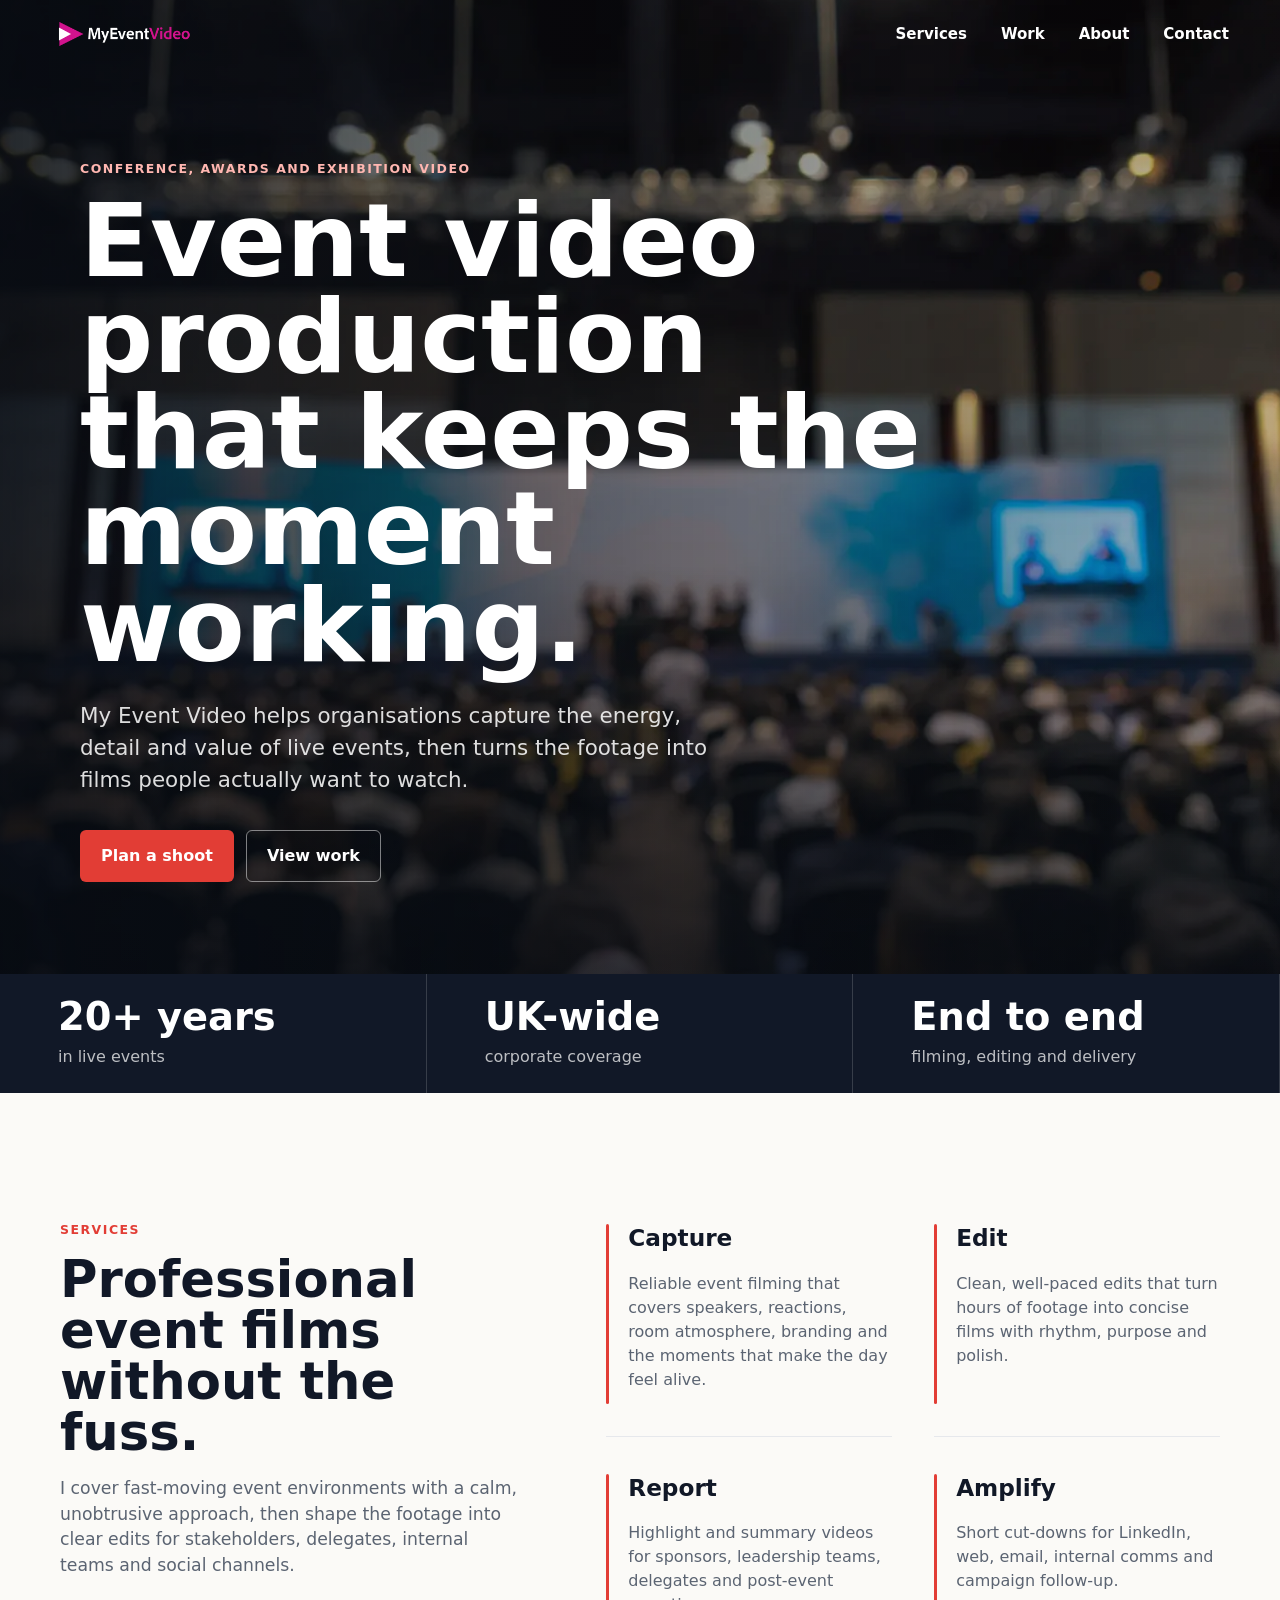
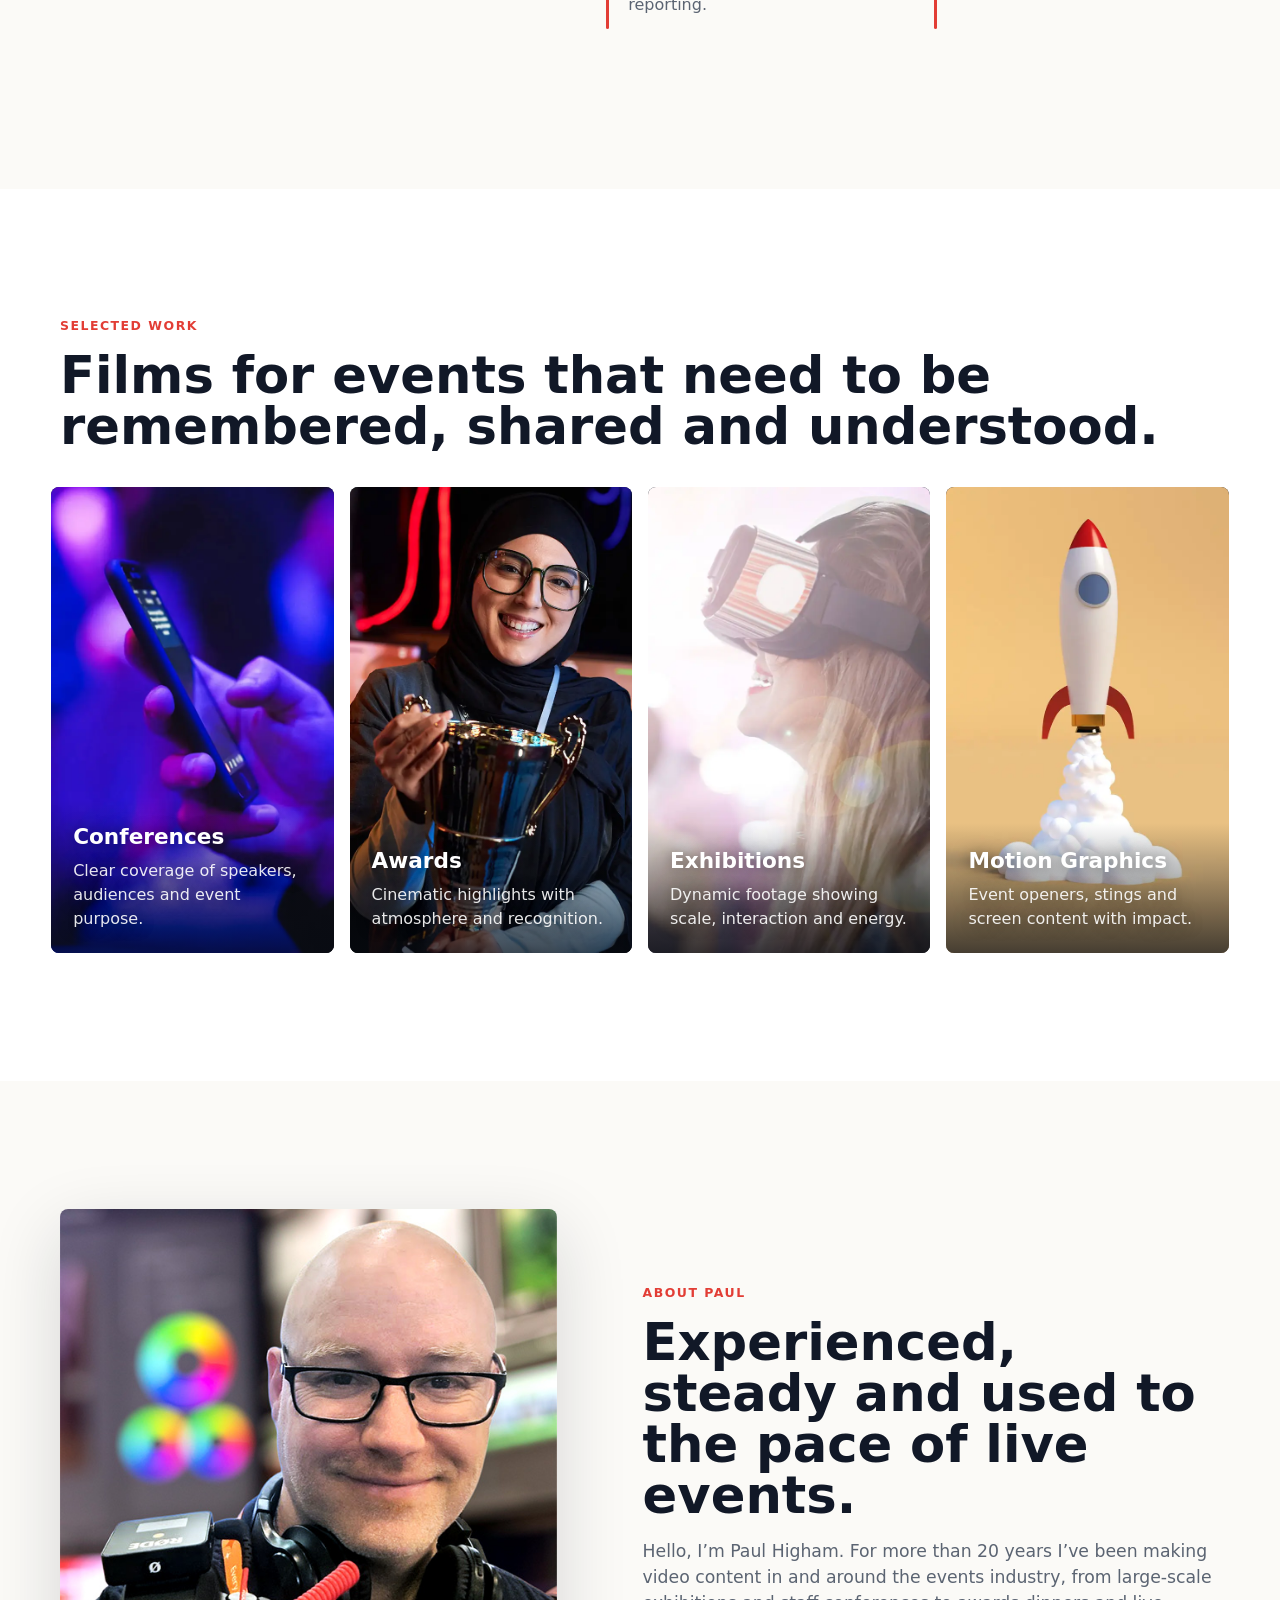
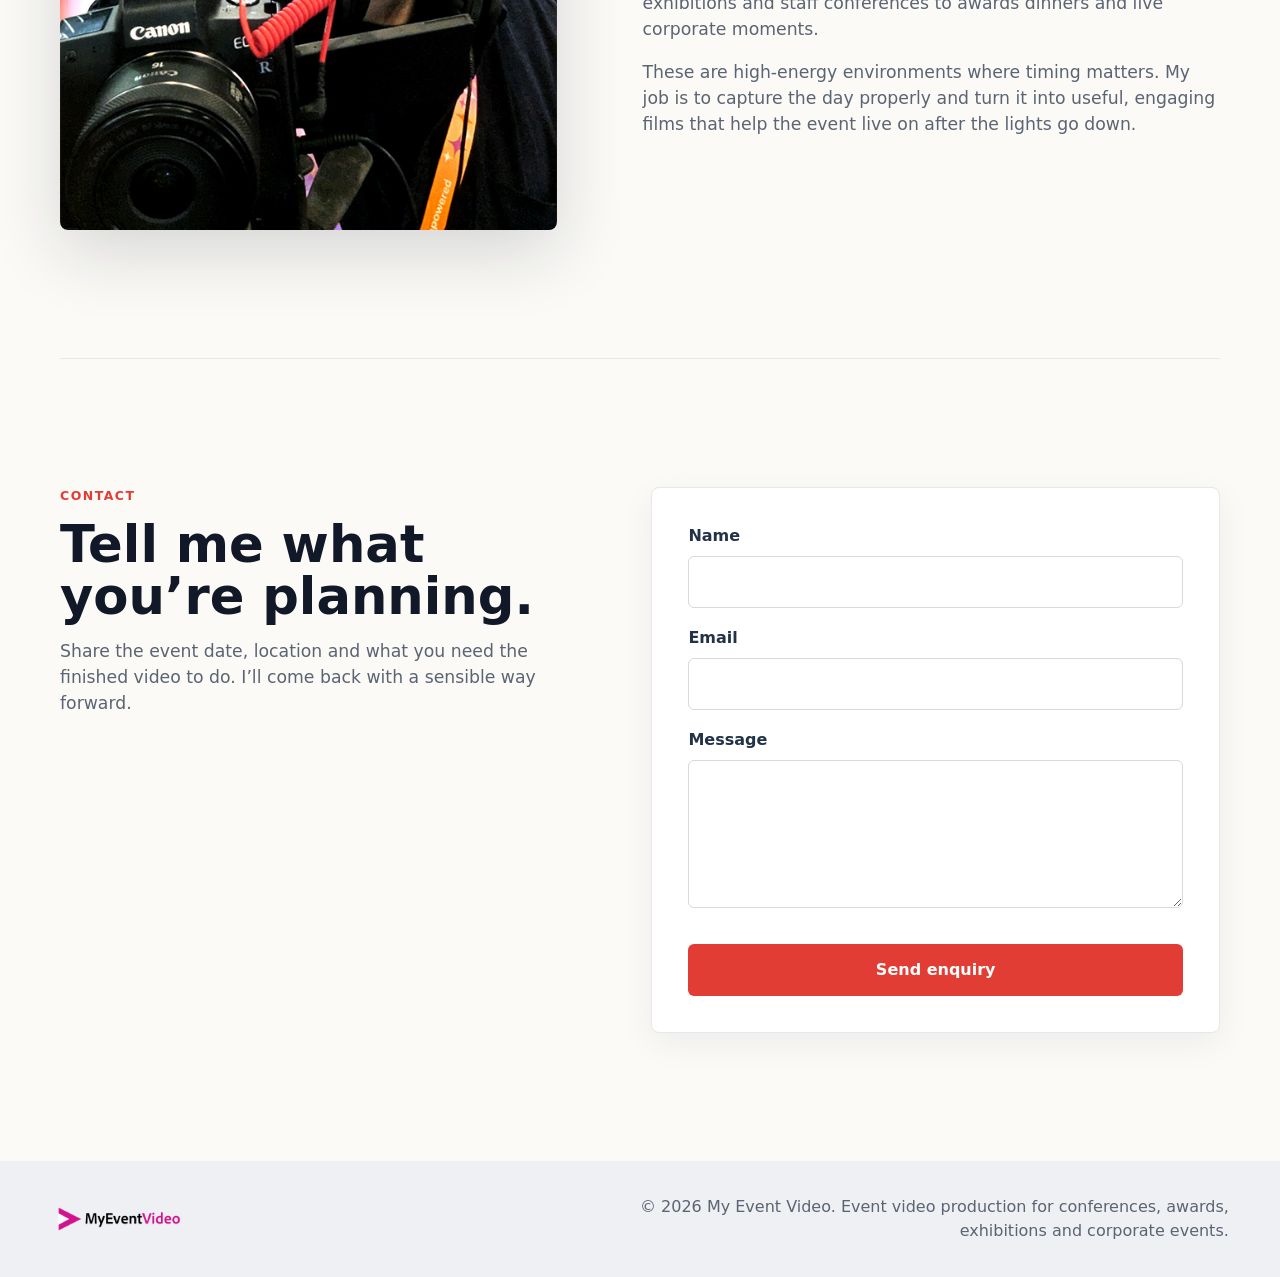
<file: index.html>
<!doctype html>
<html lang="en-GB">
<head>
  <meta charset="utf-8">
  <meta name="viewport" content="width=device-width, initial-scale=1">
  <meta name="robots" content="index, follow">
  <title>Event Video Production UK | My Event Video</title>
  <meta name="description" content="UK event video production for conferences, awards, exhibitions and corporate events. Filming, editing and social-ready content by event videographer Paul Higham.">
  <link rel="canonical" href="https://myeventvideo.com/">
  <meta property="og:type" content="website">
  <meta property="og:site_name" content="My Event Video">
  <meta property="og:title" content="Event Video Production UK | My Event Video">
  <meta property="og:description" content="Clear, polished event films for conferences, awards, exhibitions and corporate communications.">
  <meta property="og:url" content="https://myeventvideo.com/">
  <meta property="og:image" content="https://myeventvideo.com/assets/images/hero.webp">
  <meta name="twitter:card" content="summary_large_image">
  <meta name="theme-color" content="#111827">
  <link rel="icon" href="assets/images/logoicon.png">
  <link rel="stylesheet" href="assets/css/styles.css">
  <script src="https://challenges.cloudflare.com/turnstile/v0/api.js" async defer></script>
  <script type="application/ld+json">
    {
      "@context": "https://schema.org",
      "@type": "ProfessionalService",
      "name": "My Event Video",
      "url": "https://myeventvideo.com/",
      "image": "https://myeventvideo.com/assets/images/hero.webp",
      "description": "UK event video production for conferences, awards, exhibitions and corporate events.",
      "founder": {
        "@type": "Person",
        "name": "Paul Higham"
      },
      "areaServed": {
        "@type": "Country",
        "name": "United Kingdom"
      },
      "serviceType": [
        "Event video production",
        "Conference filming",
        "Awards video production",
        "Exhibition video production",
        "Motion graphics"
      ]
    }
  </script>
</head>
<body>
  <a class="skip-link" href="#main">Skip to content</a>

  <header class="site-header" data-header>
    <a class="brand" href="#top" aria-label="My Event Video home">
      <img src="assets/images/logofullwhite.png" alt="My Event Video">
    </a>
    <button class="nav-toggle" type="button" aria-label="Open menu" aria-expanded="false" data-nav-toggle>
      <span></span>
      <span></span>
      <span></span>
    </button>
    <nav class="site-nav" aria-label="Primary navigation" data-nav>
      <a href="#services">Services</a>
      <a href="#work">Work</a>
      <a href="#about">About</a>
      <a href="#contact">Contact</a>
    </nav>
  </header>

  <main id="main">
    <section class="hero" id="top" aria-labelledby="hero-title">
      <div class="hero-media" role="img" aria-label="Conference event video production"></div>
      <div class="hero-overlay"></div>
      <div class="hero-inner">
        <p class="eyebrow">Conference, awards and exhibition video</p>
        <h1 id="hero-title">Event video production that keeps the moment working.</h1>
        <p class="hero-copy">My Event Video helps organisations capture the energy, detail and value of live events, then turns the footage into films people actually want to watch.</p>
        <div class="hero-actions">
          <a class="button button-primary" href="#contact">Plan a shoot</a>
          <a class="button button-secondary" href="#work">View work</a>
        </div>
      </div>
    </section>

    <section class="intro-strip" aria-label="Event video highlights">
      <div>
        <strong>20+ years</strong>
        <span>in live events</span>
      </div>
      <div>
        <strong>UK-wide</strong>
        <span>corporate coverage</span>
      </div>
      <div>
        <strong>End to end</strong>
        <span>filming, editing and delivery</span>
      </div>
    </section>

    <section class="section split" id="services">
      <div class="section-copy">
        <p class="eyebrow">Services</p>
        <h2>Professional event films without the fuss.</h2>
        <p>I cover fast-moving event environments with a calm, unobtrusive approach, then shape the footage into clear edits for stakeholders, delegates, internal teams and social channels.</p>
      </div>
      <div class="service-grid" aria-label="Video production services">
        <article>
          <h3>Capture</h3>
          <p>Reliable event filming that covers speakers, reactions, room atmosphere, branding and the moments that make the day feel alive.</p>
        </article>
        <article>
          <h3>Edit</h3>
          <p>Clean, well-paced edits that turn hours of footage into concise films with rhythm, purpose and polish.</p>
        </article>
        <article>
          <h3>Report</h3>
          <p>Highlight and summary videos for sponsors, leadership teams, delegates and post-event reporting.</p>
        </article>
        <article>
          <h3>Amplify</h3>
          <p>Short cut-downs for LinkedIn, web, email, internal comms and campaign follow-up.</p>
        </article>
      </div>
    </section>

    <section class="section work-section" id="work">
      <div class="section-heading">
        <p class="eyebrow">Selected Work</p>
        <h2>Films for events that need to be remembered, shared and understood.</h2>
      </div>
      <div class="work-grid">
        <article class="work-card">
          <button class="work-trigger" type="button" data-video="https://www.youtube.com/embed/Q9IE5xUTybo" data-title="Conference video production">
            <img src="assets/images/portfolio-conferences.webp" alt="Conference audience and stage filming example">
            <span>
              <strong>Conferences</strong>
              Clear coverage of speakers, audiences and event purpose.
            </span>
          </button>
        </article>
        <article class="work-card">
          <button class="work-trigger" type="button" data-video="https://www.youtube.com/embed/-4SFg3Jxmdk" data-title="Awards ceremony video production">
            <img src="assets/images/portfolio-awards.webp" alt="Awards ceremony filming example">
            <span>
              <strong>Awards</strong>
              Cinematic highlights with atmosphere and recognition.
            </span>
          </button>
        </article>
        <article class="work-card">
          <button class="work-trigger" type="button" data-video="https://www.youtube.com/embed/yl7gQAQ2DkQ" data-title="Exhibition video production">
            <img src="assets/images/portfolio-exhibitions.webp" alt="Exhibition video production example">
            <span>
              <strong>Exhibitions</strong>
              Dynamic footage showing scale, interaction and energy.
            </span>
          </button>
        </article>
        <article class="work-card">
          <button class="work-trigger" type="button" data-video="https://www.youtube.com/embed/ajK6ELUCEnc" data-title="Motion graphics for events">
            <img src="assets/images/portfolio-motion-graphics.webp" alt="Motion graphics for events example">
            <span>
              <strong>Motion Graphics</strong>
              Event openers, stings and screen content with impact.
            </span>
          </button>
        </article>
      </div>
    </section>

    <section class="section about-section" id="about">
      <div class="about-image">
        <img src="assets/images/paul-higham-event-videographer.jpg" alt="Paul Higham filming an event">
      </div>
      <div class="section-copy">
        <p class="eyebrow">About Paul</p>
        <h2>Experienced, steady and used to the pace of live events.</h2>
        <p>Hello, I’m Paul Higham. For more than 20 years I’ve been making video content in and around the events industry, from large-scale exhibitions and staff conferences to awards dinners and live corporate moments.</p>
        <p>These are high-energy environments where timing matters. My job is to capture the day properly and turn it into useful, engaging films that help the event live on after the lights go down.</p>
      </div>
    </section>

    <section class="section contact-section" id="contact">
      <div class="section-copy">
        <p class="eyebrow">Contact</p>
        <h2>Tell me what you’re planning.</h2>
        <p>Share the event date, location and what you need the finished video to do. I’ll come back with a sensible way forward.</p>
      </div>
      <form class="contact-form" action="https://formspree.io/f/mwvnqokr" method="POST">
        <label>
          <span>Name</span>
          <input type="text" name="name" autocomplete="name" required>
        </label>
        <label>
          <span>Email</span>
          <input type="email" name="email" autocomplete="email" required>
        </label>
        <label>
          <span>Message</span>
          <textarea name="message" rows="5" required></textarea>
        </label>
        <div class="cf-turnstile" data-sitekey="0x4AAAAAACfIAOgr5svKOuis"></div>
        <button class="button button-primary" type="submit">Send enquiry</button>
      </form>
    </section>
  </main>

  <footer class="site-footer">
    <img src="assets/images/logofull.png" alt="My Event Video">
    <p>© 2026 My Event Video. Event video production for conferences, awards, exhibitions and corporate events.</p>
  </footer>

  <dialog class="video-dialog" data-dialog aria-label="Portfolio video">
    <div class="dialog-inner">
      <button class="dialog-close" type="button" aria-label="Close video" data-dialog-close>Close</button>
      <h2 data-dialog-title></h2>
      <div class="video-frame">
        <iframe title="Portfolio video" data-dialog-video allow="accelerometer; autoplay; clipboard-write; encrypted-media; gyroscope; picture-in-picture; web-share" allowfullscreen></iframe>
      </div>
    </div>
  </dialog>

  <script src="assets/js/main.js"></script>
</body>
</html>
</file>
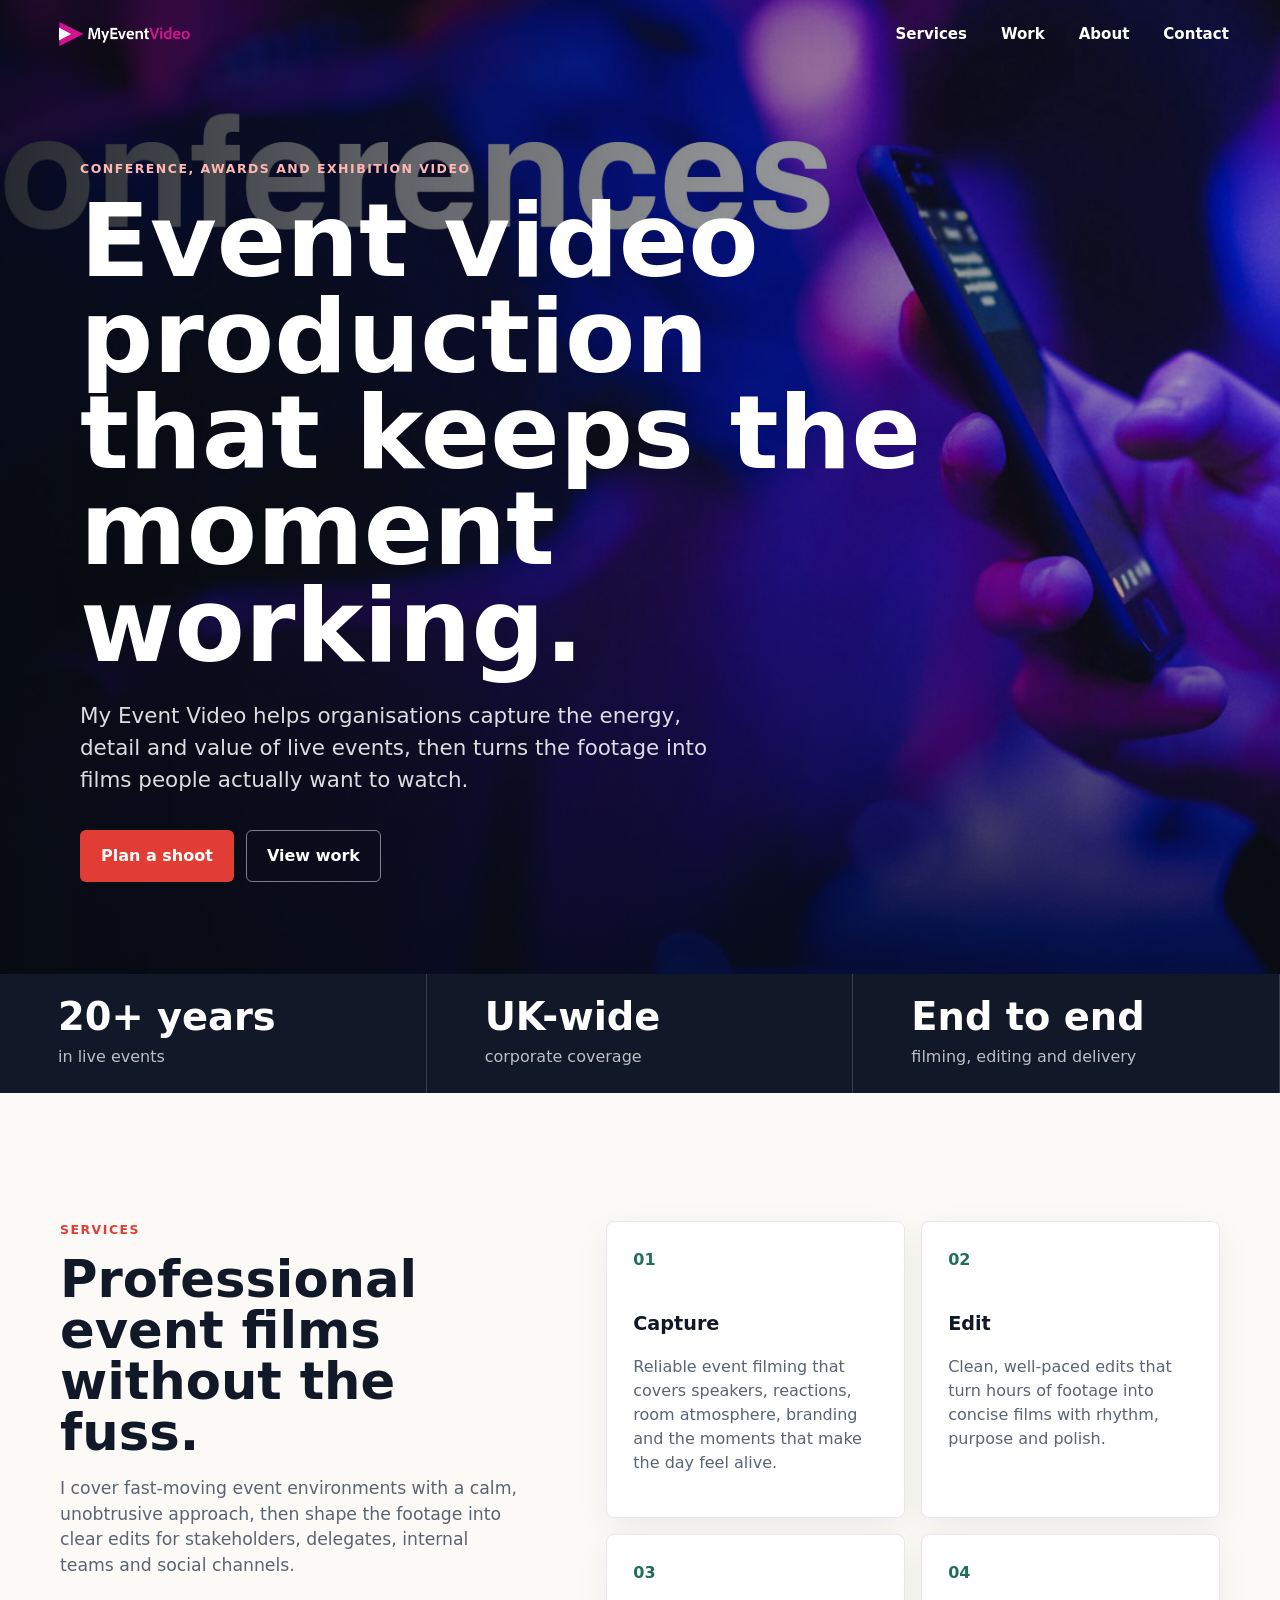
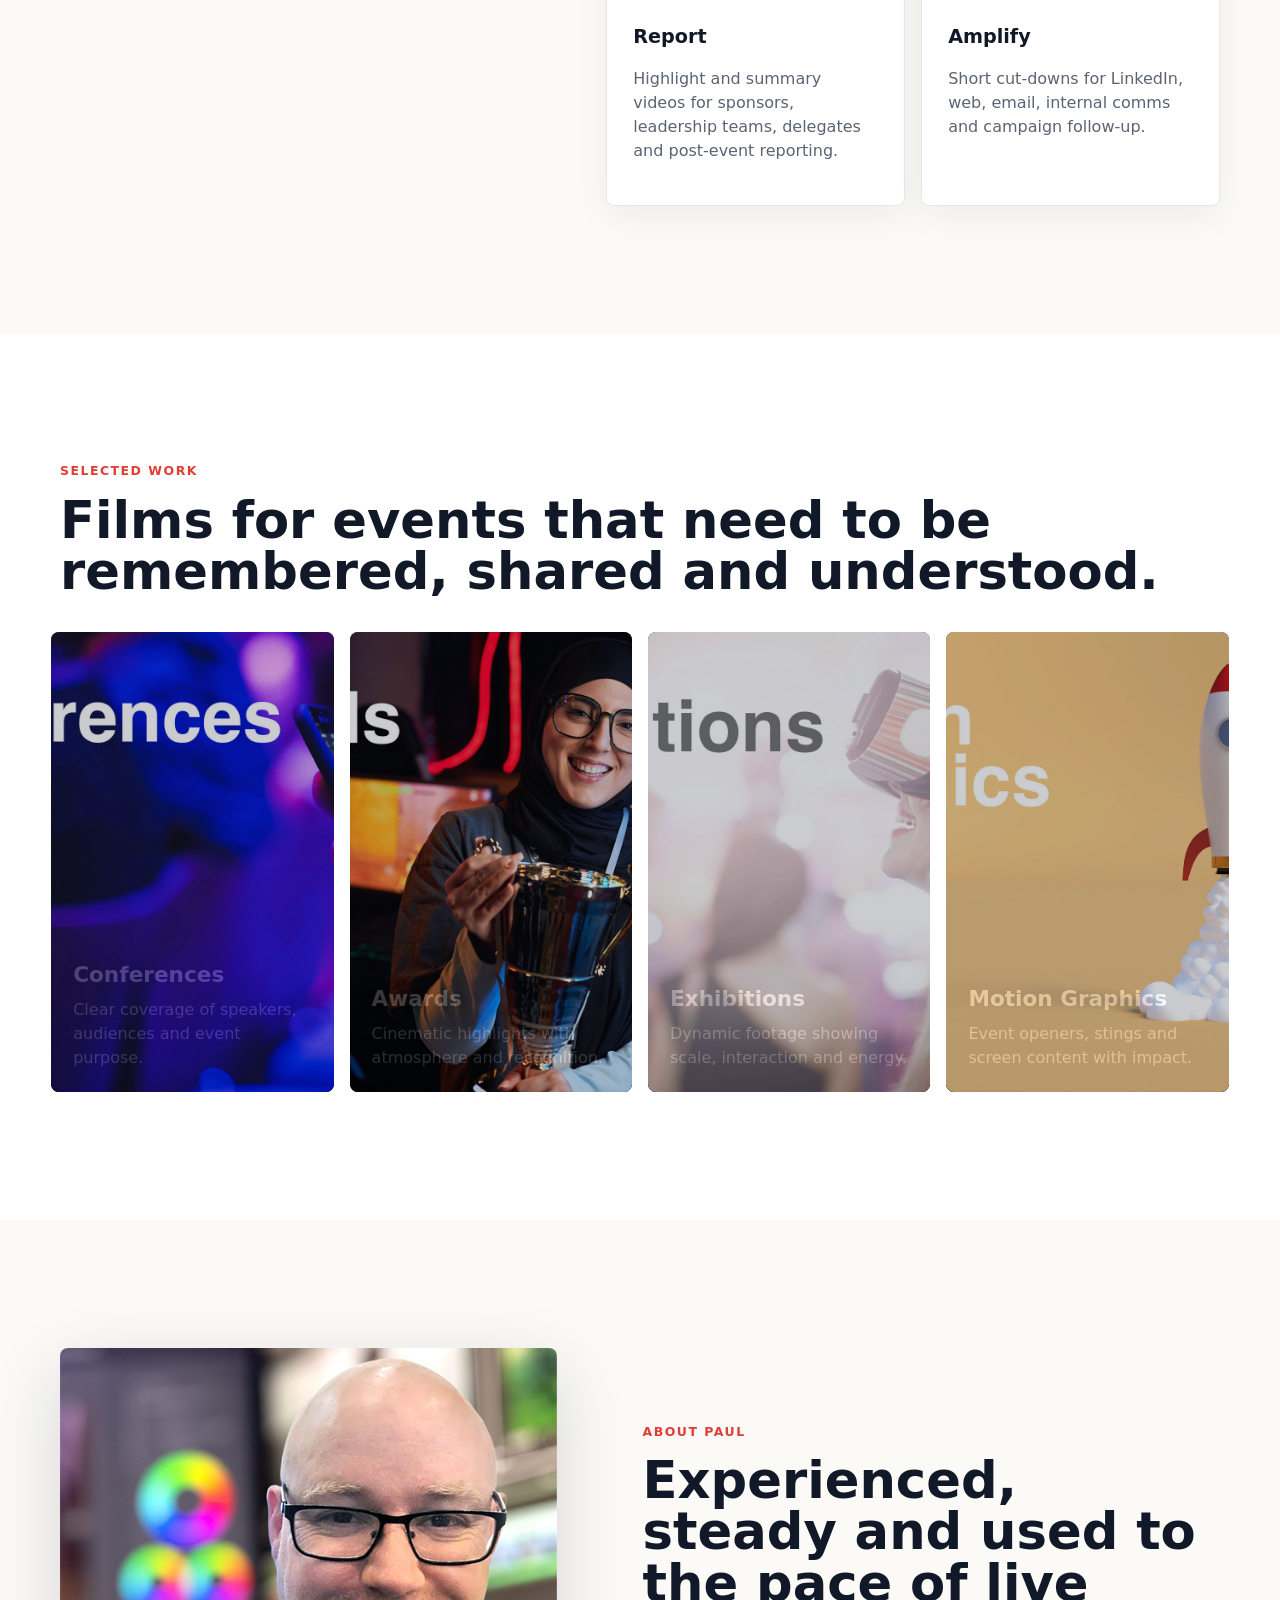
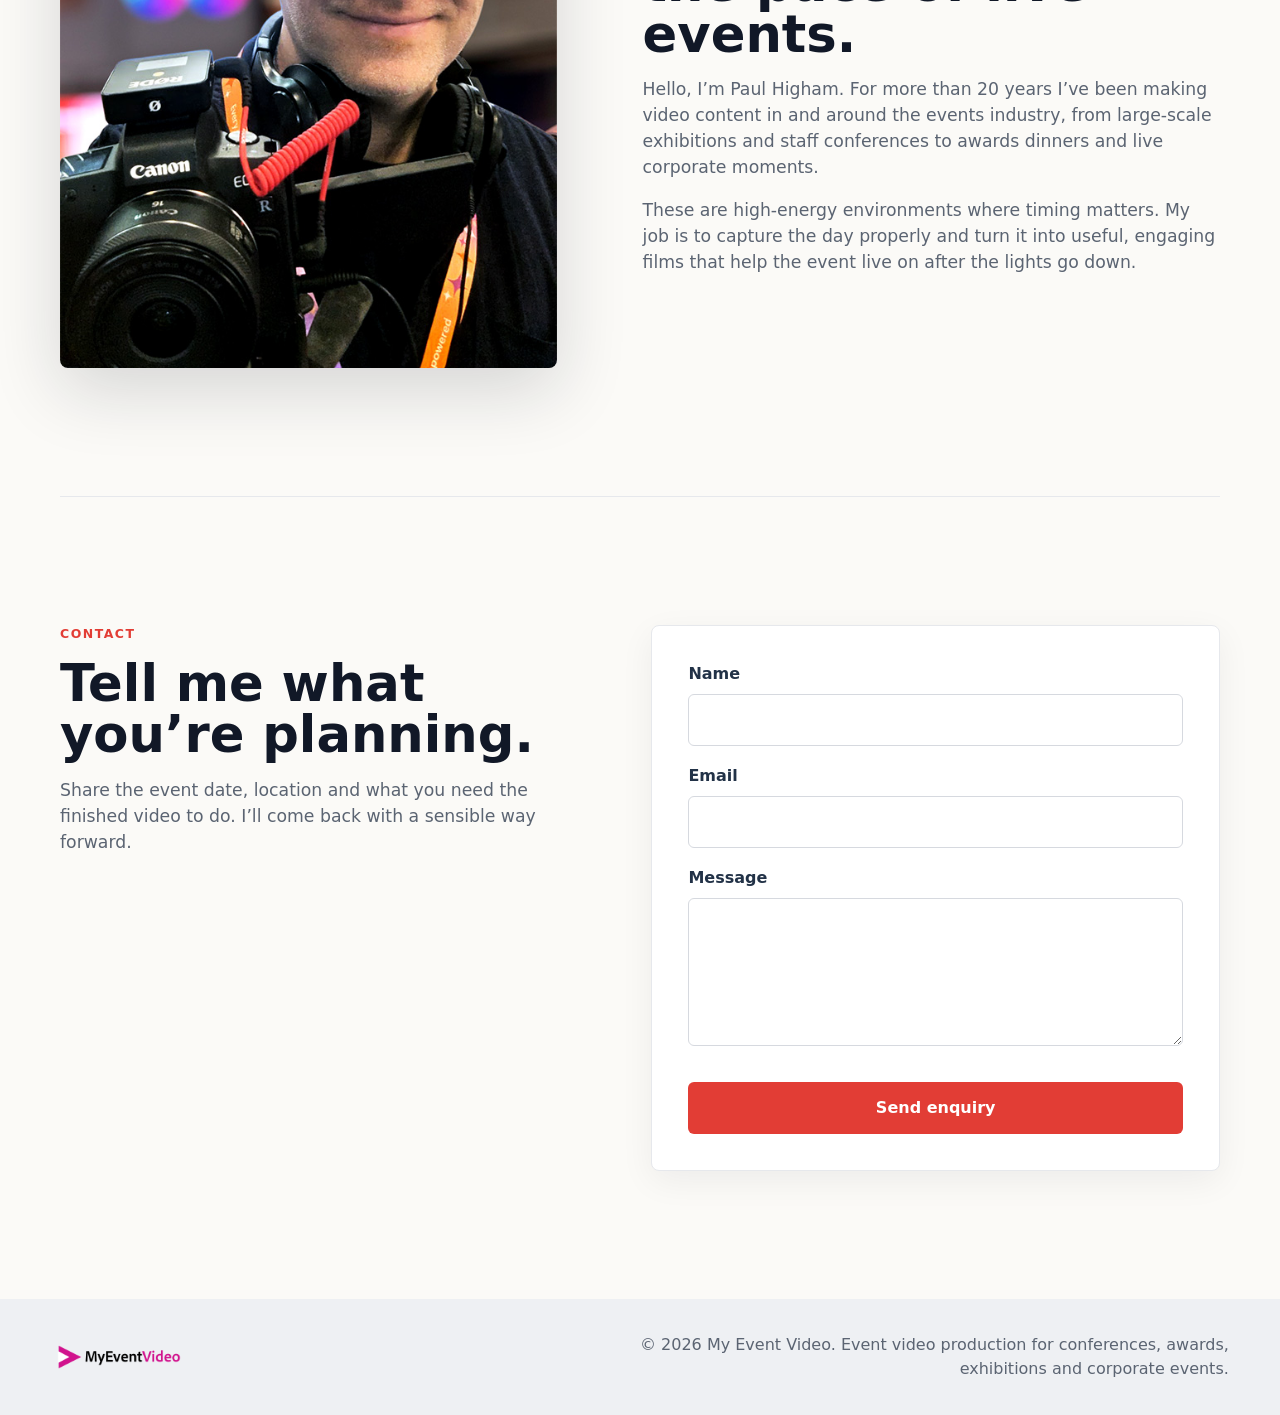
<file: site/index.html>
<!doctype html>
<html lang="en-GB">
<head>
  <meta charset="utf-8">
  <meta name="viewport" content="width=device-width, initial-scale=1">
  <meta name="robots" content="index, follow">
  <title>Event Video Production UK | My Event Video</title>
  <meta name="description" content="UK event video production for conferences, awards, exhibitions and corporate events. Filming, editing and social-ready content by event videographer Paul Higham.">
  <link rel="canonical" href="https://myeventvideo.com/">
  <meta property="og:type" content="website">
  <meta property="og:site_name" content="My Event Video">
  <meta property="og:title" content="Event Video Production UK | My Event Video">
  <meta property="og:description" content="Clear, polished event films for conferences, awards, exhibitions and corporate communications.">
  <meta property="og:url" content="https://myeventvideo.com/">
  <meta property="og:image" content="https://myeventvideo.com/assets/images/portfolio-conferences.jpg">
  <meta name="twitter:card" content="summary_large_image">
  <meta name="theme-color" content="#111827">
  <link rel="icon" href="assets/images/logoicon.png">
  <link rel="stylesheet" href="assets/css/styles.css">
  <script src="https://challenges.cloudflare.com/turnstile/v0/api.js" async defer></script>
  <script type="application/ld+json">
    {
      "@context": "https://schema.org",
      "@type": "ProfessionalService",
      "name": "My Event Video",
      "url": "https://myeventvideo.com/",
      "image": "https://myeventvideo.com/assets/images/portfolio-conferences.jpg",
      "description": "UK event video production for conferences, awards, exhibitions and corporate events.",
      "founder": {
        "@type": "Person",
        "name": "Paul Higham"
      },
      "areaServed": {
        "@type": "Country",
        "name": "United Kingdom"
      },
      "serviceType": [
        "Event video production",
        "Conference filming",
        "Awards video production",
        "Exhibition video production",
        "Motion graphics"
      ]
    }
  </script>
</head>
<body>
  <a class="skip-link" href="#main">Skip to content</a>

  <header class="site-header" data-header>
    <a class="brand" href="#top" aria-label="My Event Video home">
      <img src="assets/images/logofullwhite.png" alt="My Event Video">
    </a>
    <button class="nav-toggle" type="button" aria-label="Open menu" aria-expanded="false" data-nav-toggle>
      <span></span>
      <span></span>
      <span></span>
    </button>
    <nav class="site-nav" aria-label="Primary navigation" data-nav>
      <a href="#services">Services</a>
      <a href="#work">Work</a>
      <a href="#about">About</a>
      <a href="#contact">Contact</a>
    </nav>
  </header>

  <main id="main">
    <section class="hero" id="top" aria-labelledby="hero-title">
      <div class="hero-media" role="img" aria-label="Conference event video production"></div>
      <div class="hero-overlay"></div>
      <div class="hero-inner">
        <p class="eyebrow">Conference, awards and exhibition video</p>
        <h1 id="hero-title">Event video production that keeps the moment working.</h1>
        <p class="hero-copy">My Event Video helps organisations capture the energy, detail and value of live events, then turns the footage into films people actually want to watch.</p>
        <div class="hero-actions">
          <a class="button button-primary" href="#contact">Plan a shoot</a>
          <a class="button button-secondary" href="#work">View work</a>
        </div>
      </div>
    </section>

    <section class="intro-strip" aria-label="Event video highlights">
      <div>
        <strong>20+ years</strong>
        <span>in live events</span>
      </div>
      <div>
        <strong>UK-wide</strong>
        <span>corporate coverage</span>
      </div>
      <div>
        <strong>End to end</strong>
        <span>filming, editing and delivery</span>
      </div>
    </section>

    <section class="section split" id="services">
      <div class="section-copy">
        <p class="eyebrow">Services</p>
        <h2>Professional event films without the fuss.</h2>
        <p>I cover fast-moving event environments with a calm, unobtrusive approach, then shape the footage into clear edits for stakeholders, delegates, internal teams and social channels.</p>
      </div>
      <div class="service-grid" aria-label="Video production services">
        <article>
          <span>01</span>
          <h3>Capture</h3>
          <p>Reliable event filming that covers speakers, reactions, room atmosphere, branding and the moments that make the day feel alive.</p>
        </article>
        <article>
          <span>02</span>
          <h3>Edit</h3>
          <p>Clean, well-paced edits that turn hours of footage into concise films with rhythm, purpose and polish.</p>
        </article>
        <article>
          <span>03</span>
          <h3>Report</h3>
          <p>Highlight and summary videos for sponsors, leadership teams, delegates and post-event reporting.</p>
        </article>
        <article>
          <span>04</span>
          <h3>Amplify</h3>
          <p>Short cut-downs for LinkedIn, web, email, internal comms and campaign follow-up.</p>
        </article>
      </div>
    </section>

    <section class="section work-section" id="work">
      <div class="section-heading">
        <p class="eyebrow">Selected Work</p>
        <h2>Films for events that need to be remembered, shared and understood.</h2>
      </div>
      <div class="work-grid">
        <article class="work-card">
          <button class="work-trigger" type="button" data-video="https://www.youtube.com/embed/Q9IE5xUTybo" data-title="Conference video production">
            <img src="assets/images/portfolio-conferences.jpg" alt="Conference audience and stage filming example">
            <span>
              <strong>Conferences</strong>
              Clear coverage of speakers, audiences and event purpose.
            </span>
          </button>
        </article>
        <article class="work-card">
          <button class="work-trigger" type="button" data-video="https://www.youtube.com/embed/-4SFg3Jxmdk" data-title="Awards ceremony video production">
            <img src="assets/images/portfolio-awards.jpg" alt="Awards ceremony filming example">
            <span>
              <strong>Awards</strong>
              Cinematic highlights with atmosphere and recognition.
            </span>
          </button>
        </article>
        <article class="work-card">
          <button class="work-trigger" type="button" data-video="https://www.youtube.com/embed/yl7gQAQ2DkQ" data-title="Exhibition video production">
            <img src="assets/images/portfolio-exhibitions.jpg" alt="Exhibition video production example">
            <span>
              <strong>Exhibitions</strong>
              Dynamic footage showing scale, interaction and energy.
            </span>
          </button>
        </article>
        <article class="work-card">
          <button class="work-trigger" type="button" data-video="https://www.youtube.com/embed/ajK6ELUCEnc" data-title="Motion graphics for events">
            <img src="assets/images/portfolio-motion-graphics.jpg" alt="Motion graphics for events example">
            <span>
              <strong>Motion Graphics</strong>
              Event openers, stings and screen content with impact.
            </span>
          </button>
        </article>
      </div>
    </section>

    <section class="section about-section" id="about">
      <div class="about-image">
        <img src="assets/images/paul-higham-event-videographer.jpg" alt="Paul Higham filming an event">
      </div>
      <div class="section-copy">
        <p class="eyebrow">About Paul</p>
        <h2>Experienced, steady and used to the pace of live events.</h2>
        <p>Hello, I’m Paul Higham. For more than 20 years I’ve been making video content in and around the events industry, from large-scale exhibitions and staff conferences to awards dinners and live corporate moments.</p>
        <p>These are high-energy environments where timing matters. My job is to capture the day properly and turn it into useful, engaging films that help the event live on after the lights go down.</p>
      </div>
    </section>

    <section class="section contact-section" id="contact">
      <div class="section-copy">
        <p class="eyebrow">Contact</p>
        <h2>Tell me what you’re planning.</h2>
        <p>Share the event date, location and what you need the finished video to do. I’ll come back with a sensible way forward.</p>
      </div>
      <form class="contact-form" action="https://formspree.io/f/mwvnqokr" method="POST">
        <label>
          <span>Name</span>
          <input type="text" name="name" autocomplete="name" required>
        </label>
        <label>
          <span>Email</span>
          <input type="email" name="email" autocomplete="email" required>
        </label>
        <label>
          <span>Message</span>
          <textarea name="message" rows="5" required></textarea>
        </label>
        <div class="cf-turnstile" data-sitekey="0x4AAAAAACfIAOgr5svKOuis"></div>
        <button class="button button-primary" type="submit">Send enquiry</button>
      </form>
    </section>
  </main>

  <footer class="site-footer">
    <img src="assets/images/logofull.png" alt="My Event Video">
    <p>© 2026 My Event Video. Event video production for conferences, awards, exhibitions and corporate events.</p>
  </footer>

  <dialog class="video-dialog" data-dialog aria-label="Portfolio video">
    <div class="dialog-inner">
      <button class="dialog-close" type="button" aria-label="Close video" data-dialog-close>Close</button>
      <h2 data-dialog-title></h2>
      <div class="video-frame">
        <iframe title="Portfolio video" data-dialog-video allow="accelerometer; autoplay; clipboard-write; encrypted-media; gyroscope; picture-in-picture; web-share" allowfullscreen></iframe>
      </div>
    </div>
  </dialog>

  <script src="assets/js/main.js"></script>
</body>
</html>
</file>
<file: assets/css/styles.css>
:root {
  --ink: #111827;
  --muted: #5b6472;
  --line: #e6e8ec;
  --paper: #fbfaf7;
  --white: #ffffff;
  --accent: #e23d35;
  --accent-dark: #b82e27;
  --steel: #223247;
  --green: #1f6f5b;
  --shadow: 0 22px 70px rgba(17, 24, 39, 0.16);
}

* {
  box-sizing: border-box;
}

html {
  scroll-behavior: smooth;
}

body {
  margin: 0;
  background: var(--paper);
  color: var(--ink);
  font-family: Inter, ui-sans-serif, system-ui, -apple-system, BlinkMacSystemFont, "Segoe UI", sans-serif;
  line-height: 1.5;
}

img {
  display: block;
  max-width: 100%;
}

a {
  color: inherit;
}

button,
input,
textarea {
  font: inherit;
}

.skip-link {
  position: fixed;
  top: 12px;
  left: 12px;
  z-index: 20;
  transform: translateY(-160%);
  background: var(--white);
  color: var(--ink);
  padding: 10px 14px;
  border-radius: 6px;
}

.skip-link:focus {
  transform: translateY(0);
}

.site-header {
  position: fixed;
  inset: 0 0 auto;
  z-index: 10;
  display: flex;
  align-items: center;
  justify-content: space-between;
  padding: 18px clamp(18px, 4vw, 56px);
  color: var(--white);
  transition: background 180ms ease, box-shadow 180ms ease, padding 180ms ease;
}

.site-header.is-scrolled,
.site-header.is-open {
  background: rgba(17, 24, 39, 0.94);
  box-shadow: 0 16px 50px rgba(0, 0, 0, 0.18);
  backdrop-filter: blur(18px);
}

.brand img {
  width: 168px;
  height: auto;
}

.site-nav {
  display: flex;
  align-items: center;
  gap: clamp(18px, 3vw, 34px);
  font-size: 0.94rem;
  font-weight: 700;
}

.site-nav a {
  text-decoration: none;
}

.site-nav a:hover,
.site-nav a:focus-visible {
  color: #ffd1cc;
}

.nav-toggle {
  display: none;
  width: 44px;
  height: 44px;
  border: 1px solid rgba(255, 255, 255, 0.35);
  border-radius: 6px;
  background: transparent;
  color: var(--white);
}

.nav-toggle span {
  display: block;
  width: 20px;
  height: 2px;
  margin: 4px auto;
  background: currentColor;
}

.hero {
  position: relative;
  min-height: 92vh;
  display: grid;
  align-items: end;
  overflow: hidden;
  color: var(--white);
}

.hero-media,
.hero-overlay {
  position: absolute;
  inset: 0;
}

.hero-media {
  background: url("../images/hero.webp") center / cover no-repeat;
  transform: scale(1.02);
}

.hero-overlay {
  background:
    linear-gradient(90deg, rgba(7, 11, 18, 0.88), rgba(7, 11, 18, 0.48) 52%, rgba(7, 11, 18, 0.26)),
    linear-gradient(0deg, rgba(7, 11, 18, 0.68), transparent 42%);
}

.hero-inner {
  position: relative;
  width: min(1120px, calc(100% - 36px));
  margin: 0 auto;
  padding: 160px 0 92px;
}

.eyebrow {
  margin: 0 0 14px;
  color: var(--accent);
  font-size: 0.78rem;
  font-weight: 800;
  text-transform: uppercase;
  letter-spacing: 0.12em;
}

.hero .eyebrow {
  color: #ffb7b1;
}

h1,
h2,
h3,
p {
  overflow-wrap: anywhere;
}

h1 {
  max-width: 850px;
  margin: 0;
  font-size: clamp(3.1rem, 8vw, 6.7rem);
  line-height: 0.94;
}

h2 {
  margin: 0;
  font-size: clamp(2rem, 4vw, 4.2rem);
  line-height: 1;
}

h3 {
  margin: 0 0 10px;
  font-size: 1.2rem;
}

.hero-copy {
  max-width: 650px;
  margin: 26px 0 0;
  color: rgba(255, 255, 255, 0.86);
  font-size: clamp(1.08rem, 2vw, 1.34rem);
}

.hero-actions {
  display: flex;
  flex-wrap: wrap;
  gap: 12px;
  margin-top: 34px;
}

.button {
  display: inline-flex;
  align-items: center;
  justify-content: center;
  min-height: 48px;
  padding: 13px 20px;
  border: 1px solid transparent;
  border-radius: 6px;
  font-weight: 800;
  text-decoration: none;
  cursor: pointer;
}

.button-primary {
  background: var(--accent);
  color: var(--white);
}

.button-primary:hover,
.button-primary:focus-visible {
  background: var(--accent-dark);
}

.button-secondary {
  border-color: rgba(255, 255, 255, 0.48);
  color: var(--white);
}

.button-secondary:hover,
.button-secondary:focus-visible {
  background: rgba(255, 255, 255, 0.13);
}

.intro-strip {
  display: grid;
  grid-template-columns: repeat(3, 1fr);
  background: var(--ink);
  color: var(--white);
}

.intro-strip div {
  min-height: 104px;
  padding: 24px clamp(18px, 5vw, 58px);
  border-right: 1px solid rgba(255, 255, 255, 0.16);
}

.intro-strip strong,
.intro-strip span {
  display: block;
}

.intro-strip strong {
  font-size: clamp(1.5rem, 3vw, 2.4rem);
  line-height: 1;
}

.intro-strip span {
  margin-top: 8px;
  color: rgba(255, 255, 255, 0.72);
}

.section {
  width: min(1160px, calc(100% - 36px));
  margin: 0 auto;
  padding: clamp(74px, 10vw, 130px) 0;
}

.split {
  display: grid;
  grid-template-columns: minmax(0, 0.9fr) minmax(0, 1.2fr);
  gap: clamp(34px, 7vw, 86px);
  align-items: start;
}

.section-copy p:not(.eyebrow),
.section-heading p:not(.eyebrow) {
  max-width: 650px;
  color: var(--muted);
  font-size: 1.08rem;
}

.service-grid {
  display: grid;
  grid-template-columns: repeat(2, minmax(0, 1fr));
  gap: 34px 42px;
}

.contact-form,
.dialog-inner {
  background: var(--white);
  border: 1px solid var(--line);
  border-radius: 8px;
  box-shadow: 0 10px 34px rgba(17, 24, 39, 0.06);
}

.service-grid article {
  position: relative;
  min-height: 0;
  padding: 0 0 28px 22px;
  border-bottom: 1px solid var(--line);
}

.service-grid article::before {
  content: "";
  position: absolute;
  top: 3px;
  bottom: 32px;
  left: 0;
  width: 3px;
  border-radius: 999px;
  background: var(--accent);
}

.service-grid article:nth-last-child(-n + 2) {
  border-bottom: 0;
}

.service-grid h3 {
  margin-bottom: 12px;
  font-size: 1.45rem;
}

.service-grid p,
.work-card span,
.site-footer p {
  color: var(--muted);
}

.work-section {
  width: 100%;
  padding-left: clamp(18px, 4vw, 56px);
  padding-right: clamp(18px, 4vw, 56px);
  background: var(--white);
}

.section-heading {
  max-width: 1160px;
  margin: 0 auto 34px;
}

.work-grid {
  display: grid;
  grid-template-columns: repeat(4, minmax(0, 1fr));
  gap: 16px;
  max-width: 1320px;
  margin: 0 auto;
}

.work-card {
  margin: 0;
}

.work-trigger {
  display: grid;
  width: 100%;
  min-height: 460px;
  padding: 0;
  border: 0;
  border-radius: 8px;
  overflow: hidden;
  background: var(--ink);
  color: var(--white);
  text-align: left;
  cursor: pointer;
}

.work-trigger img,
.work-trigger span {
  grid-area: 1 / 1;
}

.work-trigger img {
  width: 100%;
  height: 100%;
  object-fit: cover;
  transition: transform 240ms ease;
  opacity: 1;
  z-index: 0;
}

.work-trigger span {
  align-self: end;
  padding: 22px;
  background: linear-gradient(0deg, rgba(7, 11, 18, 0.72), rgba(7, 11, 18, 0));
  color: rgba(255, 255, 255, 0.9);
  text-shadow: 0 1px 16px rgba(0, 0, 0, 0.55);
  transform-origin: bottom left;
  transition: transform 240ms ease;
  z-index: 1;
}

.work-trigger strong {
  display: block;
  margin-bottom: 6px;
  color: var(--white);
  font-size: 1.35rem;
}

.work-trigger:hover img,
.work-trigger:focus-visible img,
.work-trigger:hover span,
.work-trigger:focus-visible span {
  transform: scale(1.05);
}

.about-section {
  display: grid;
  grid-template-columns: minmax(0, 0.86fr) minmax(0, 1fr);
  gap: clamp(34px, 7vw, 86px);
  align-items: center;
}

.about-image {
  border-radius: 8px;
  overflow: hidden;
  box-shadow: var(--shadow);
}

.about-image img {
  width: 100%;
  aspect-ratio: 4 / 5;
  object-fit: cover;
}

.contact-section {
  display: grid;
  grid-template-columns: minmax(0, 0.8fr) minmax(320px, 0.9fr);
  gap: clamp(34px, 7vw, 86px);
  align-items: start;
  border-top: 1px solid var(--line);
}

.contact-form {
  display: grid;
  gap: 18px;
  padding: clamp(22px, 4vw, 36px);
}

.contact-form label {
  display: grid;
  gap: 8px;
  color: var(--steel);
  font-weight: 800;
}

.contact-form input,
.contact-form textarea {
  width: 100%;
  border: 1px solid #d6d9df;
  border-radius: 6px;
  background: #ffffff;
  padding: 13px 14px;
  color: var(--ink);
}

.contact-form input:focus,
.contact-form textarea:focus {
  outline: 3px solid rgba(226, 61, 53, 0.18);
  border-color: var(--accent);
}

.site-footer {
  display: flex;
  align-items: center;
  justify-content: space-between;
  gap: 22px;
  padding: 34px clamp(18px, 4vw, 56px);
  background: #eef0f3;
}

.site-footer img {
  width: 156px;
}

.site-footer p {
  max-width: 620px;
  margin: 0;
  text-align: right;
}

.video-dialog {
  width: min(960px, calc(100% - 28px));
  border: 0;
  padding: 0;
  background: transparent;
}

.video-dialog::backdrop {
  background: rgba(7, 11, 18, 0.78);
}

.dialog-inner {
  padding: clamp(18px, 3vw, 30px);
}

.dialog-close {
  float: right;
  border: 0;
  border-radius: 6px;
  background: var(--ink);
  color: var(--white);
  padding: 10px 14px;
  cursor: pointer;
}

.dialog-inner h2 {
  margin: 0 0 18px;
  padding-right: 90px;
  font-size: clamp(1.4rem, 3vw, 2.2rem);
}

.video-frame {
  aspect-ratio: 16 / 9;
  background: var(--ink);
}

.video-frame iframe {
  width: 100%;
  height: 100%;
  border: 0;
}

@media (max-width: 980px) {
  .split,
  .about-section,
  .contact-section {
    grid-template-columns: 1fr;
  }

  .work-grid {
    grid-template-columns: repeat(2, minmax(0, 1fr));
  }

  .work-trigger {
    min-height: 360px;
  }
}

@media (max-width: 760px) {
  .site-header {
    padding: 12px 18px;
  }

  .brand img {
    width: 142px;
  }

  .nav-toggle {
    display: block;
  }

  .site-nav {
    position: absolute;
    top: 100%;
    right: 18px;
    left: 18px;
    display: none;
    grid-template-columns: 1fr;
    gap: 0;
    padding: 10px;
    border-radius: 8px;
    background: rgba(17, 24, 39, 0.98);
    box-shadow: var(--shadow);
  }

  .site-nav.is-open {
    display: grid;
  }

  .site-nav a {
    padding: 14px;
  }

  .hero {
    min-height: 86vh;
  }

  .hero-inner {
    padding-bottom: 58px;
  }

  .intro-strip {
    grid-template-columns: 1fr;
  }

  .intro-strip div {
    min-height: auto;
    border-right: 0;
    border-bottom: 1px solid rgba(255, 255, 255, 0.16);
  }

  .service-grid,
  .work-grid {
    grid-template-columns: 1fr;
  }

  .service-grid article {
    min-height: auto;
    border-bottom: 1px solid var(--line);
  }

  .service-grid article:last-child {
    border-bottom: 0;
  }

  .work-trigger {
    min-height: 330px;
  }

  .site-footer {
    display: grid;
  }

  .site-footer p {
    text-align: left;
  }
}

@media (prefers-reduced-motion: reduce) {
  *,
  *::before,
  *::after {
    scroll-behavior: auto !important;
    transition-duration: 0.01ms !important;
    animation-duration: 0.01ms !important;
  }
}
</file>
<file: site/assets/css/styles.css>
:root {
  --ink: #111827;
  --muted: #5b6472;
  --line: #e6e8ec;
  --paper: #fbfaf7;
  --white: #ffffff;
  --accent: #e23d35;
  --accent-dark: #b82e27;
  --steel: #223247;
  --green: #1f6f5b;
  --shadow: 0 22px 70px rgba(17, 24, 39, 0.16);
}

* {
  box-sizing: border-box;
}

html {
  scroll-behavior: smooth;
}

body {
  margin: 0;
  background: var(--paper);
  color: var(--ink);
  font-family: Inter, ui-sans-serif, system-ui, -apple-system, BlinkMacSystemFont, "Segoe UI", sans-serif;
  line-height: 1.5;
}

img {
  display: block;
  max-width: 100%;
}

a {
  color: inherit;
}

button,
input,
textarea {
  font: inherit;
}

.skip-link {
  position: fixed;
  top: 12px;
  left: 12px;
  z-index: 20;
  transform: translateY(-160%);
  background: var(--white);
  color: var(--ink);
  padding: 10px 14px;
  border-radius: 6px;
}

.skip-link:focus {
  transform: translateY(0);
}

.site-header {
  position: fixed;
  inset: 0 0 auto;
  z-index: 10;
  display: flex;
  align-items: center;
  justify-content: space-between;
  padding: 18px clamp(18px, 4vw, 56px);
  color: var(--white);
  transition: background 180ms ease, box-shadow 180ms ease, padding 180ms ease;
}

.site-header.is-scrolled,
.site-header.is-open {
  background: rgba(17, 24, 39, 0.94);
  box-shadow: 0 16px 50px rgba(0, 0, 0, 0.18);
  backdrop-filter: blur(18px);
}

.brand img {
  width: 168px;
  height: auto;
}

.site-nav {
  display: flex;
  align-items: center;
  gap: clamp(18px, 3vw, 34px);
  font-size: 0.94rem;
  font-weight: 700;
}

.site-nav a {
  text-decoration: none;
}

.site-nav a:hover,
.site-nav a:focus-visible {
  color: #ffd1cc;
}

.nav-toggle {
  display: none;
  width: 44px;
  height: 44px;
  border: 1px solid rgba(255, 255, 255, 0.35);
  border-radius: 6px;
  background: transparent;
  color: var(--white);
}

.nav-toggle span {
  display: block;
  width: 20px;
  height: 2px;
  margin: 4px auto;
  background: currentColor;
}

.hero {
  position: relative;
  min-height: 92vh;
  display: grid;
  align-items: end;
  overflow: hidden;
  color: var(--white);
}

.hero-media,
.hero-overlay {
  position: absolute;
  inset: 0;
}

.hero-media {
  background: url("../images/portfolio-conferences.jpg") center / cover no-repeat;
  transform: scale(1.02);
}

.hero-overlay {
  background:
    linear-gradient(90deg, rgba(7, 11, 18, 0.88), rgba(7, 11, 18, 0.48) 52%, rgba(7, 11, 18, 0.26)),
    linear-gradient(0deg, rgba(7, 11, 18, 0.68), transparent 42%);
}

.hero-inner {
  position: relative;
  width: min(1120px, calc(100% - 36px));
  margin: 0 auto;
  padding: 160px 0 92px;
}

.eyebrow {
  margin: 0 0 14px;
  color: var(--accent);
  font-size: 0.78rem;
  font-weight: 800;
  text-transform: uppercase;
  letter-spacing: 0.12em;
}

.hero .eyebrow {
  color: #ffb7b1;
}

h1,
h2,
h3,
p {
  overflow-wrap: anywhere;
}

h1 {
  max-width: 850px;
  margin: 0;
  font-size: clamp(3.1rem, 8vw, 6.7rem);
  line-height: 0.94;
}

h2 {
  margin: 0;
  font-size: clamp(2rem, 4vw, 4.2rem);
  line-height: 1;
}

h3 {
  margin: 0 0 10px;
  font-size: 1.2rem;
}

.hero-copy {
  max-width: 650px;
  margin: 26px 0 0;
  color: rgba(255, 255, 255, 0.86);
  font-size: clamp(1.08rem, 2vw, 1.34rem);
}

.hero-actions {
  display: flex;
  flex-wrap: wrap;
  gap: 12px;
  margin-top: 34px;
}

.button {
  display: inline-flex;
  align-items: center;
  justify-content: center;
  min-height: 48px;
  padding: 13px 20px;
  border: 1px solid transparent;
  border-radius: 6px;
  font-weight: 800;
  text-decoration: none;
  cursor: pointer;
}

.button-primary {
  background: var(--accent);
  color: var(--white);
}

.button-primary:hover,
.button-primary:focus-visible {
  background: var(--accent-dark);
}

.button-secondary {
  border-color: rgba(255, 255, 255, 0.48);
  color: var(--white);
}

.button-secondary:hover,
.button-secondary:focus-visible {
  background: rgba(255, 255, 255, 0.13);
}

.intro-strip {
  display: grid;
  grid-template-columns: repeat(3, 1fr);
  background: var(--ink);
  color: var(--white);
}

.intro-strip div {
  min-height: 104px;
  padding: 24px clamp(18px, 5vw, 58px);
  border-right: 1px solid rgba(255, 255, 255, 0.16);
}

.intro-strip strong,
.intro-strip span {
  display: block;
}

.intro-strip strong {
  font-size: clamp(1.5rem, 3vw, 2.4rem);
  line-height: 1;
}

.intro-strip span {
  margin-top: 8px;
  color: rgba(255, 255, 255, 0.72);
}

.section {
  width: min(1160px, calc(100% - 36px));
  margin: 0 auto;
  padding: clamp(74px, 10vw, 130px) 0;
}

.split {
  display: grid;
  grid-template-columns: minmax(0, 0.9fr) minmax(0, 1.2fr);
  gap: clamp(34px, 7vw, 86px);
  align-items: start;
}

.section-copy p:not(.eyebrow),
.section-heading p:not(.eyebrow) {
  max-width: 650px;
  color: var(--muted);
  font-size: 1.08rem;
}

.service-grid {
  display: grid;
  grid-template-columns: repeat(2, minmax(0, 1fr));
  gap: 16px;
}

.service-grid article,
.contact-form,
.dialog-inner {
  background: var(--white);
  border: 1px solid var(--line);
  border-radius: 8px;
  box-shadow: 0 10px 34px rgba(17, 24, 39, 0.06);
}

.service-grid article {
  min-height: 230px;
  padding: 26px;
}

.service-grid span {
  display: block;
  margin-bottom: 38px;
  color: var(--green);
  font-weight: 900;
}

.service-grid p,
.work-card span,
.site-footer p {
  color: var(--muted);
}

.work-section {
  width: 100%;
  padding-left: clamp(18px, 4vw, 56px);
  padding-right: clamp(18px, 4vw, 56px);
  background: var(--white);
}

.section-heading {
  max-width: 1160px;
  margin: 0 auto 34px;
}

.work-grid {
  display: grid;
  grid-template-columns: repeat(4, minmax(0, 1fr));
  gap: 16px;
  max-width: 1320px;
  margin: 0 auto;
}

.work-card {
  margin: 0;
}

.work-trigger {
  display: grid;
  width: 100%;
  min-height: 460px;
  padding: 0;
  border: 0;
  border-radius: 8px;
  overflow: hidden;
  background: var(--ink);
  color: var(--white);
  text-align: left;
  cursor: pointer;
}

.work-trigger img,
.work-trigger span {
  grid-area: 1 / 1;
}

.work-trigger img {
  width: 100%;
  height: 100%;
  object-fit: cover;
  transition: transform 240ms ease, opacity 240ms ease;
  opacity: 0.78;
}

.work-trigger span {
  align-self: end;
  padding: 22px;
  background: linear-gradient(0deg, rgba(7, 11, 18, 0.9), transparent);
  color: rgba(255, 255, 255, 0.76);
}

.work-trigger strong {
  display: block;
  margin-bottom: 6px;
  color: var(--white);
  font-size: 1.35rem;
}

.work-trigger:hover img,
.work-trigger:focus-visible img {
  transform: scale(1.05);
  opacity: 0.95;
}

.about-section {
  display: grid;
  grid-template-columns: minmax(0, 0.86fr) minmax(0, 1fr);
  gap: clamp(34px, 7vw, 86px);
  align-items: center;
}

.about-image {
  border-radius: 8px;
  overflow: hidden;
  box-shadow: var(--shadow);
}

.about-image img {
  width: 100%;
  aspect-ratio: 4 / 5;
  object-fit: cover;
}

.contact-section {
  display: grid;
  grid-template-columns: minmax(0, 0.8fr) minmax(320px, 0.9fr);
  gap: clamp(34px, 7vw, 86px);
  align-items: start;
  border-top: 1px solid var(--line);
}

.contact-form {
  display: grid;
  gap: 18px;
  padding: clamp(22px, 4vw, 36px);
}

.contact-form label {
  display: grid;
  gap: 8px;
  color: var(--steel);
  font-weight: 800;
}

.contact-form input,
.contact-form textarea {
  width: 100%;
  border: 1px solid #d6d9df;
  border-radius: 6px;
  background: #ffffff;
  padding: 13px 14px;
  color: var(--ink);
}

.contact-form input:focus,
.contact-form textarea:focus {
  outline: 3px solid rgba(226, 61, 53, 0.18);
  border-color: var(--accent);
}

.site-footer {
  display: flex;
  align-items: center;
  justify-content: space-between;
  gap: 22px;
  padding: 34px clamp(18px, 4vw, 56px);
  background: #eef0f3;
}

.site-footer img {
  width: 156px;
}

.site-footer p {
  max-width: 620px;
  margin: 0;
  text-align: right;
}

.video-dialog {
  width: min(960px, calc(100% - 28px));
  border: 0;
  padding: 0;
  background: transparent;
}

.video-dialog::backdrop {
  background: rgba(7, 11, 18, 0.78);
}

.dialog-inner {
  padding: clamp(18px, 3vw, 30px);
}

.dialog-close {
  float: right;
  border: 0;
  border-radius: 6px;
  background: var(--ink);
  color: var(--white);
  padding: 10px 14px;
  cursor: pointer;
}

.dialog-inner h2 {
  margin: 0 0 18px;
  padding-right: 90px;
  font-size: clamp(1.4rem, 3vw, 2.2rem);
}

.video-frame {
  aspect-ratio: 16 / 9;
  background: var(--ink);
}

.video-frame iframe {
  width: 100%;
  height: 100%;
  border: 0;
}

@media (max-width: 980px) {
  .split,
  .about-section,
  .contact-section {
    grid-template-columns: 1fr;
  }

  .work-grid {
    grid-template-columns: repeat(2, minmax(0, 1fr));
  }

  .work-trigger {
    min-height: 360px;
  }
}

@media (max-width: 760px) {
  .site-header {
    padding: 12px 18px;
  }

  .brand img {
    width: 142px;
  }

  .nav-toggle {
    display: block;
  }

  .site-nav {
    position: absolute;
    top: 100%;
    right: 18px;
    left: 18px;
    display: none;
    grid-template-columns: 1fr;
    gap: 0;
    padding: 10px;
    border-radius: 8px;
    background: rgba(17, 24, 39, 0.98);
    box-shadow: var(--shadow);
  }

  .site-nav.is-open {
    display: grid;
  }

  .site-nav a {
    padding: 14px;
  }

  .hero {
    min-height: 86vh;
  }

  .hero-inner {
    padding-bottom: 58px;
  }

  .intro-strip {
    grid-template-columns: 1fr;
  }

  .intro-strip div {
    min-height: auto;
    border-right: 0;
    border-bottom: 1px solid rgba(255, 255, 255, 0.16);
  }

  .service-grid,
  .work-grid {
    grid-template-columns: 1fr;
  }

  .service-grid article {
    min-height: auto;
  }

  .work-trigger {
    min-height: 330px;
  }

  .site-footer {
    display: grid;
  }

  .site-footer p {
    text-align: left;
  }
}

@media (prefers-reduced-motion: reduce) {
  *,
  *::before,
  *::after {
    scroll-behavior: auto !important;
    transition-duration: 0.01ms !important;
    animation-duration: 0.01ms !important;
  }
}
</file>
